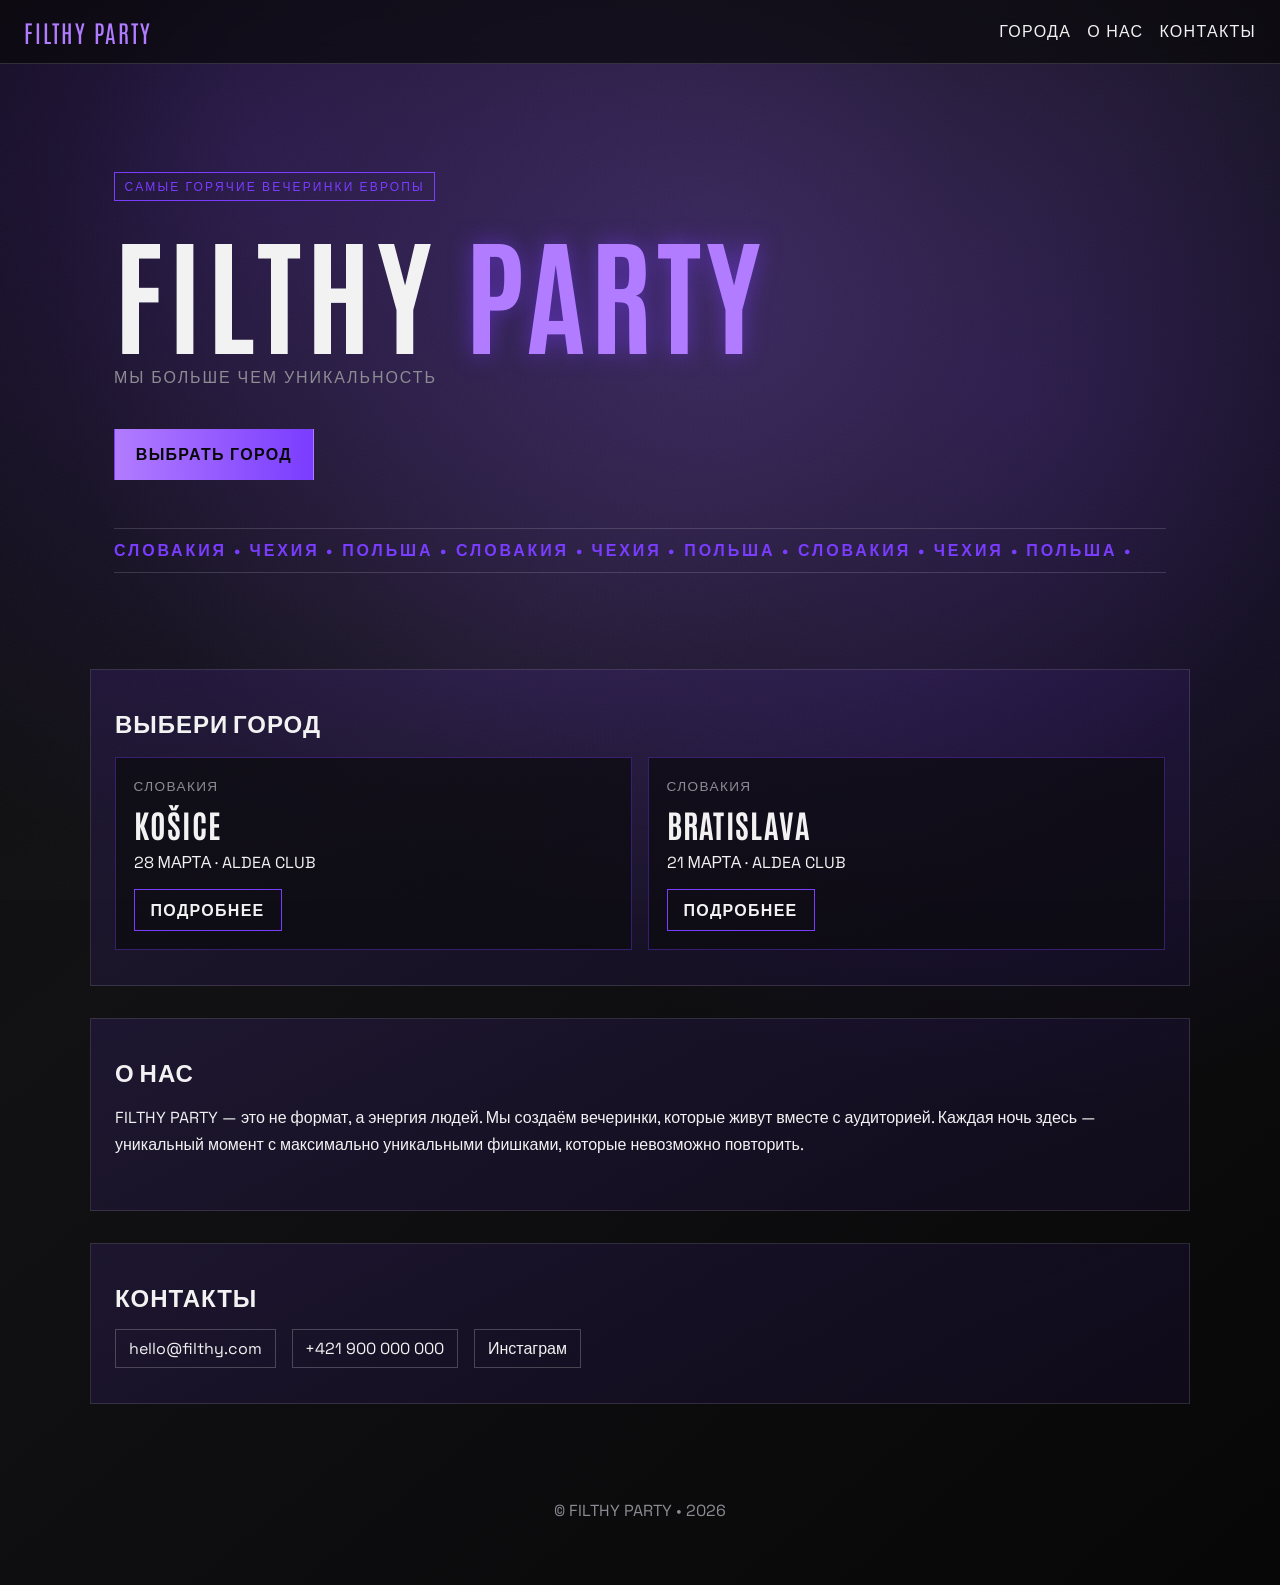
<file: index.html>
<!DOCTYPE html>
<html lang="ru">
<head>
  <meta charset="UTF-8" />
  <meta name="viewport" content="width=device-width, initial-scale=1.0" />
  <title>FILTHY PARTY</title>
  <meta name="description" content="FILTHY PARTY: серия вечеринок и детали событий." />
  <link rel="preconnect" href="https://fonts.googleapis.com" />
  <link rel="preconnect" href="https://fonts.gstatic.com" crossorigin />
  <link href="https://fonts.googleapis.com/css2?family=Antonio:wght@400;600;700&family=Space+Grotesk:wght@400;500;700&display=swap" rel="stylesheet" />
  <link rel="stylesheet" href="style.css" />
</head>
<body>
  <div class="noise" aria-hidden="true"></div>

  <header class="topbar">
    <a href="index.html" class="logo">FILTHY PARTY</a>
    <nav>
      <a href="#cities">Города</a>
      <a href="#manifest">О НАС</a>
      <a href="#contact">Контакты</a>
    </nav>
  </header>

  <main>
    <section class="hero reveal">
      <p class="stamp">САМЫЕ ГОРЯЧИЕ ВЕЧЕРИНКИ ЕВРОПЫ</p>
      <h1>
        FILTHY
        <span>PARTY</span>
      </h1>
      <p class="subtitle">МЫ БОЛЬШЕ ЧЕМ УНИКАЛЬНОСТЬ</p>
      <a href="#cities" class="cta">ВЫБРАТЬ ГОРОД</a>
      <div class="marquee" aria-hidden="true">
        <span>СЛОВАКИЯ • ЧЕХИЯ • ПОЛЬША • СЛОВАКИЯ • ЧЕХИЯ • ПОЛЬША • СЛОВАКИЯ • ЧЕХИЯ • ПОЛЬША • </span>
      </div>
    </section>

    <section id="cities" class="panel reveal">
      <h2>ВЫБЕРИ ГОРОД</h2>
      <div class="city-grid">
        <article class="city-card">
          <p class="city-meta">СЛОВАКИЯ</p>
          <h3>KOŠICE</h3>
          <p>28 МАРТА · ALDEA CLUB</p>
          <a href="cities/kosice.html" class="ghost-btn">ПОДРОБНЕЕ</a>
        </article>

        <article class="city-card">
          <p class="city-meta">СЛОВАКИЯ</p>
          <h3>BRATISLAVA</h3>
          <p>21 МАРТА · ALDEA CLUB</p>
          <a href="cities/bratislava.html" class="ghost-btn">ПОДРОБНЕЕ</a>
        </article>
      </div>
    </section>

    <section id="manifest" class="panel reveal">
      <h2>О НАС</h2>
      <p>
        FILTHY PARTY — это не формат, а энергия людей. Мы создаём вечеринки,
        которые живут вместе с аудиторией. Каждая ночь здесь — уникальный момент
        с максимально уникальными фишками, которые невозможно повторить.
      </p>
    </section>

    <section id="contact" class="panel reveal">
      <h2>КОНТАКТЫ</h2>
      <div class="contact-row">
        <a href="mailto:hello@filthy.com">hello@filthy.com</a>
        <a href="tel:+421900000000">+421 900 000 000</a>
        <a href="https://instagram.com" target="_blank" rel="noreferrer">Инстаграм</a>
      </div>
    </section>
  </main>

  <footer>
    <p>© FILTHY PARTY • 2026</p>
  </footer>

  <script src="script.js"></script>
</body>
</html>
</file>
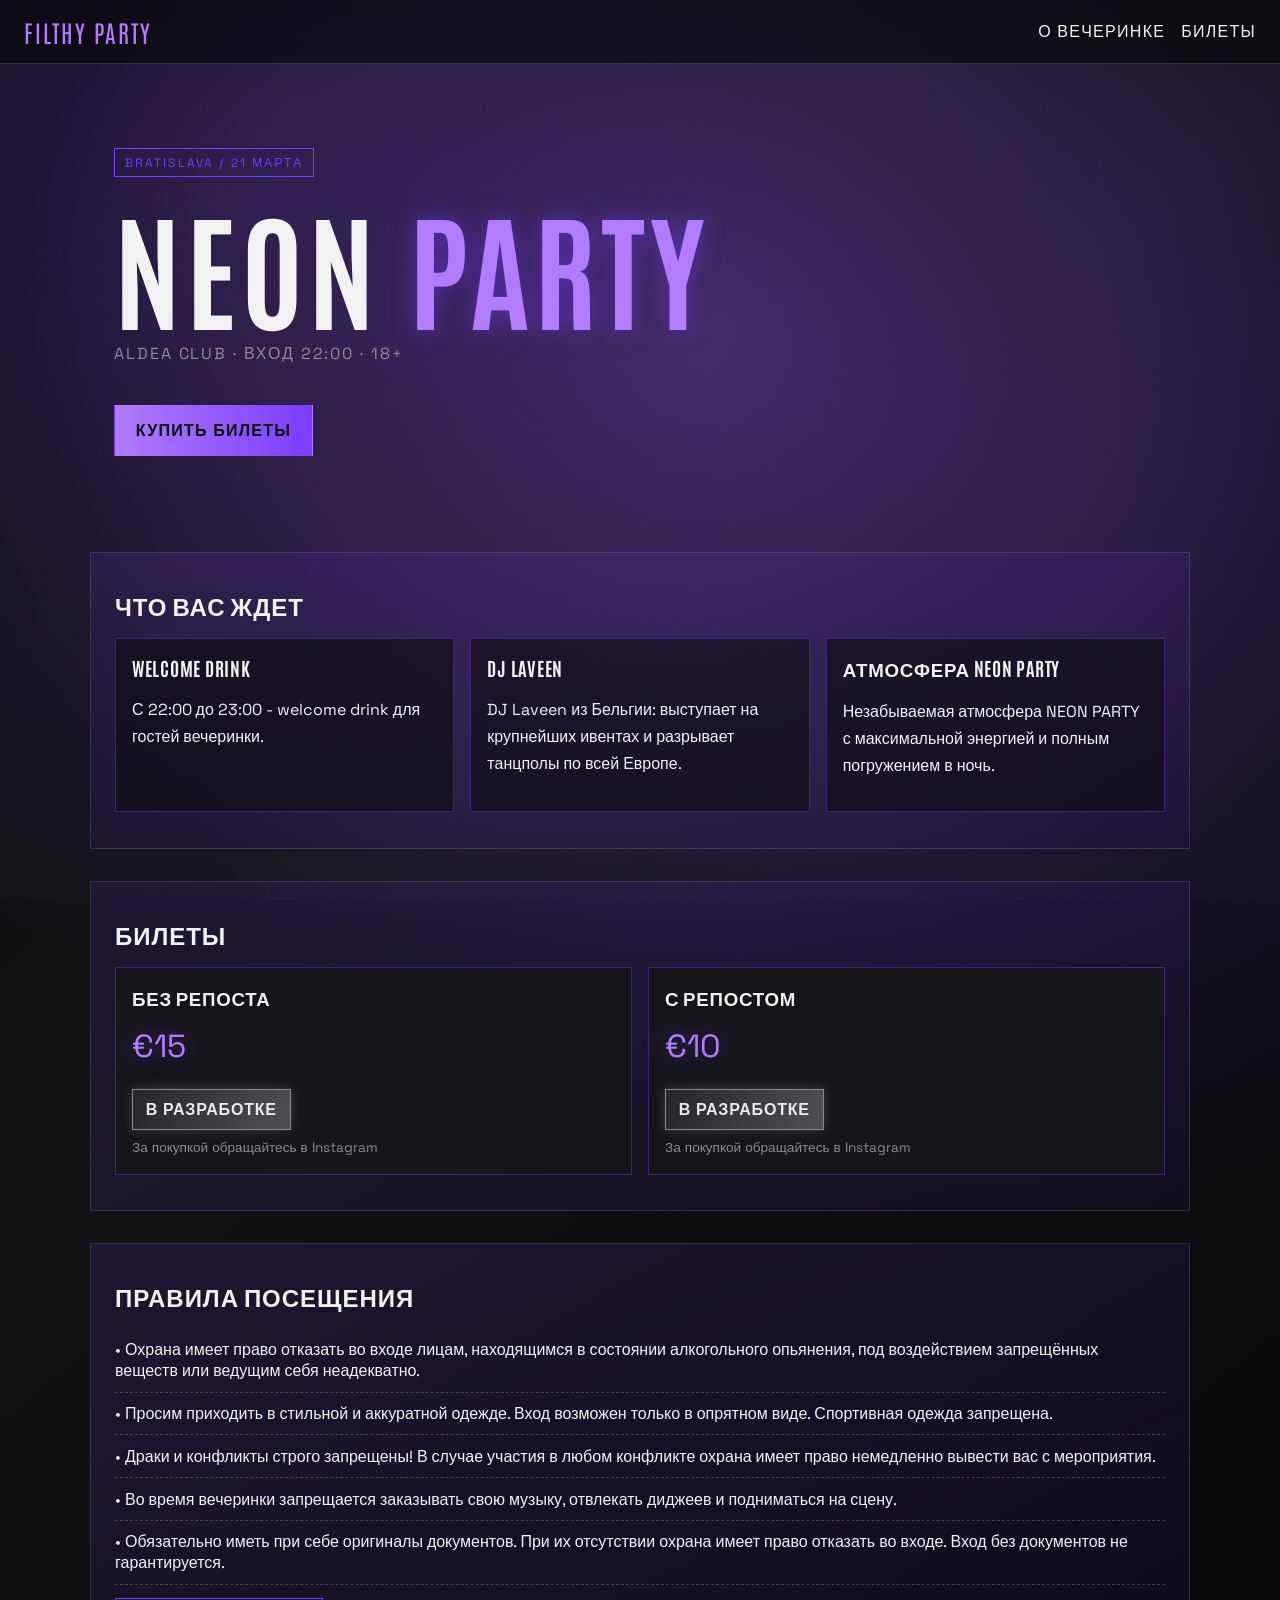
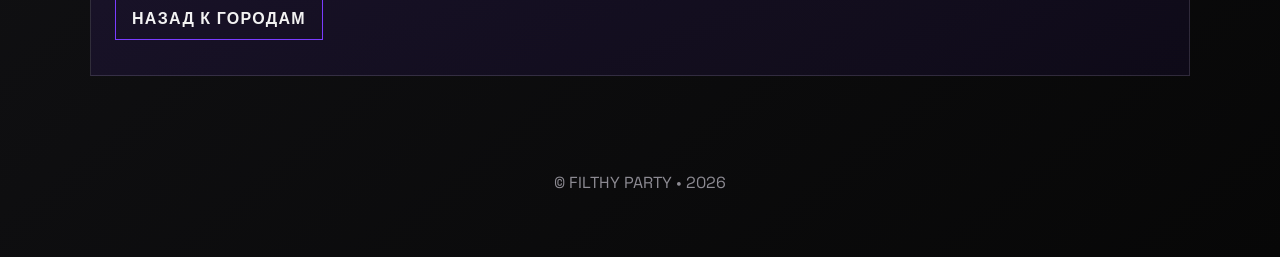
<file: cities/bratislava.html>
<!DOCTYPE html>
<html lang="ru">
<head>
  <meta charset="UTF-8" />
  <meta name="viewport" content="width=device-width, initial-scale=1.0" />
  <title>FILTHY PARTY</title>
  <meta name="description" content="FILTHY PARTY: NEON PARTY тематика, расписание и билеты." />
  <link rel="preconnect" href="https://fonts.googleapis.com" />
  <link rel="preconnect" href="https://fonts.gstatic.com" crossorigin />
  <link href="https://fonts.googleapis.com/css2?family=Antonio:wght@400;600;700&family=Space+Grotesk:wght@400;500;700&display=swap" rel="stylesheet" />
  <link rel="stylesheet" href="../style.css" />
</head>
<body>
  <div class="noise" aria-hidden="true"></div>

  <header class="topbar">
    <a href="../index.html" class="logo">FILTHY PARTY</a>
    <nav>
      <a href="#schedule">О ВЕЧЕРИНКЕ</a>
      <a href="#tickets">Билеты</a>
    </nav>
  </header>

  <main>
    <section class="hero event-hero reveal">
      <p class="stamp">BRATISLAVA / 21 МАРТА</p>
      <h1>NEON <span>PARTY</span></h1>
      <p class="subtitle">ALDEA CLUB · ВХОД 22:00 · 18+</p>
      <a class="cta" href="#tickets">КУПИТЬ БИЛЕТЫ</a>
    </section>

    <section id="schedule" class="panel reveal">
      <h2>ЧТО ВАС ЖДЕТ</h2>
      <div class="timeline">
        <article>
          <h3>WELCOME DRINK</h3>
          <p>С 22:00 до 23:00 - welcome drink для гостей вечеринки.</p>
        </article>
        <article>
          <h3>DJ LAVEEN</h3>
          <p>DJ Laveen из Бельгии: выступает на крупнейших ивентах и разрывает танцполы по всей Европе.</p>
        </article>
        <article>
          <h3>АТМОСФЕРА NEON PARTY</h3>
          <p>Незабываемая атмосфера NEON PARTY с максимальной энергией и полным погружением в ночь.</p>
        </article>
      </div>
    </section>

    <section id="tickets" class="panel reveal">
      <h2>БИЛЕТЫ</h2>
      <div class="ticket-grid">
        <article>
          <h3>БЕЗ РЕПОСТА</h3>
          <p>€15</p>
          <div class="ticket-bottom">
            <span class="ticket-status">В РАЗРАБОТКЕ</span>
            <small class="ticket-note">За покупкой обращайтесь в Instagram</small>
          </div>
        </article>
        <article>
          <h3>С РЕПОСТОМ</h3>
          <p>€10</p>
          <div class="ticket-bottom">
            <span class="ticket-status">В РАЗРАБОТКЕ</span>
            <small class="ticket-note">За покупкой обращайтесь в Instagram</small>
          </div>
        </article>
      </div>
    </section>

    <section class="panel reveal">
      <h2>ПРАВИЛА ПОСЕЩЕНИЯ</h2>
      <ul class="faq-list">
        <li>• Охрана имеет право отказать во входе лицам, находящимся в состоянии алкогольного опьянения, под воздействием запрещённых веществ или ведущим себя неадекватно.</li>
        <li>• Просим приходить в стильной и аккуратной одежде. Вход возможен только в опрятном виде. Спортивная одежда запрещена.</li>
        <li>• Драки и конфликты строго запрещены! В случае участия в любом конфликте охрана имеет право немедленно вывести вас с мероприятия.</li>
        <li>• Во время вечеринки запрещается заказывать свою музыку, отвлекать диджеев и подниматься на сцену.</li>
        <li>• Обязательно иметь при себе оригиналы документов. При их отсутствии охрана имеет право отказать во входе. Вход без документов не гарантируется.</li>
      </ul>
      <a class="ghost-btn" href="../index.html">НАЗАД К ГОРОДАМ</a>
    </section>
  </main>

  <footer>
    <p>© FILTHY PARTY • 2026</p>
  </footer>

  <script src="../script.js"></script>
</body>
</html>
</file>
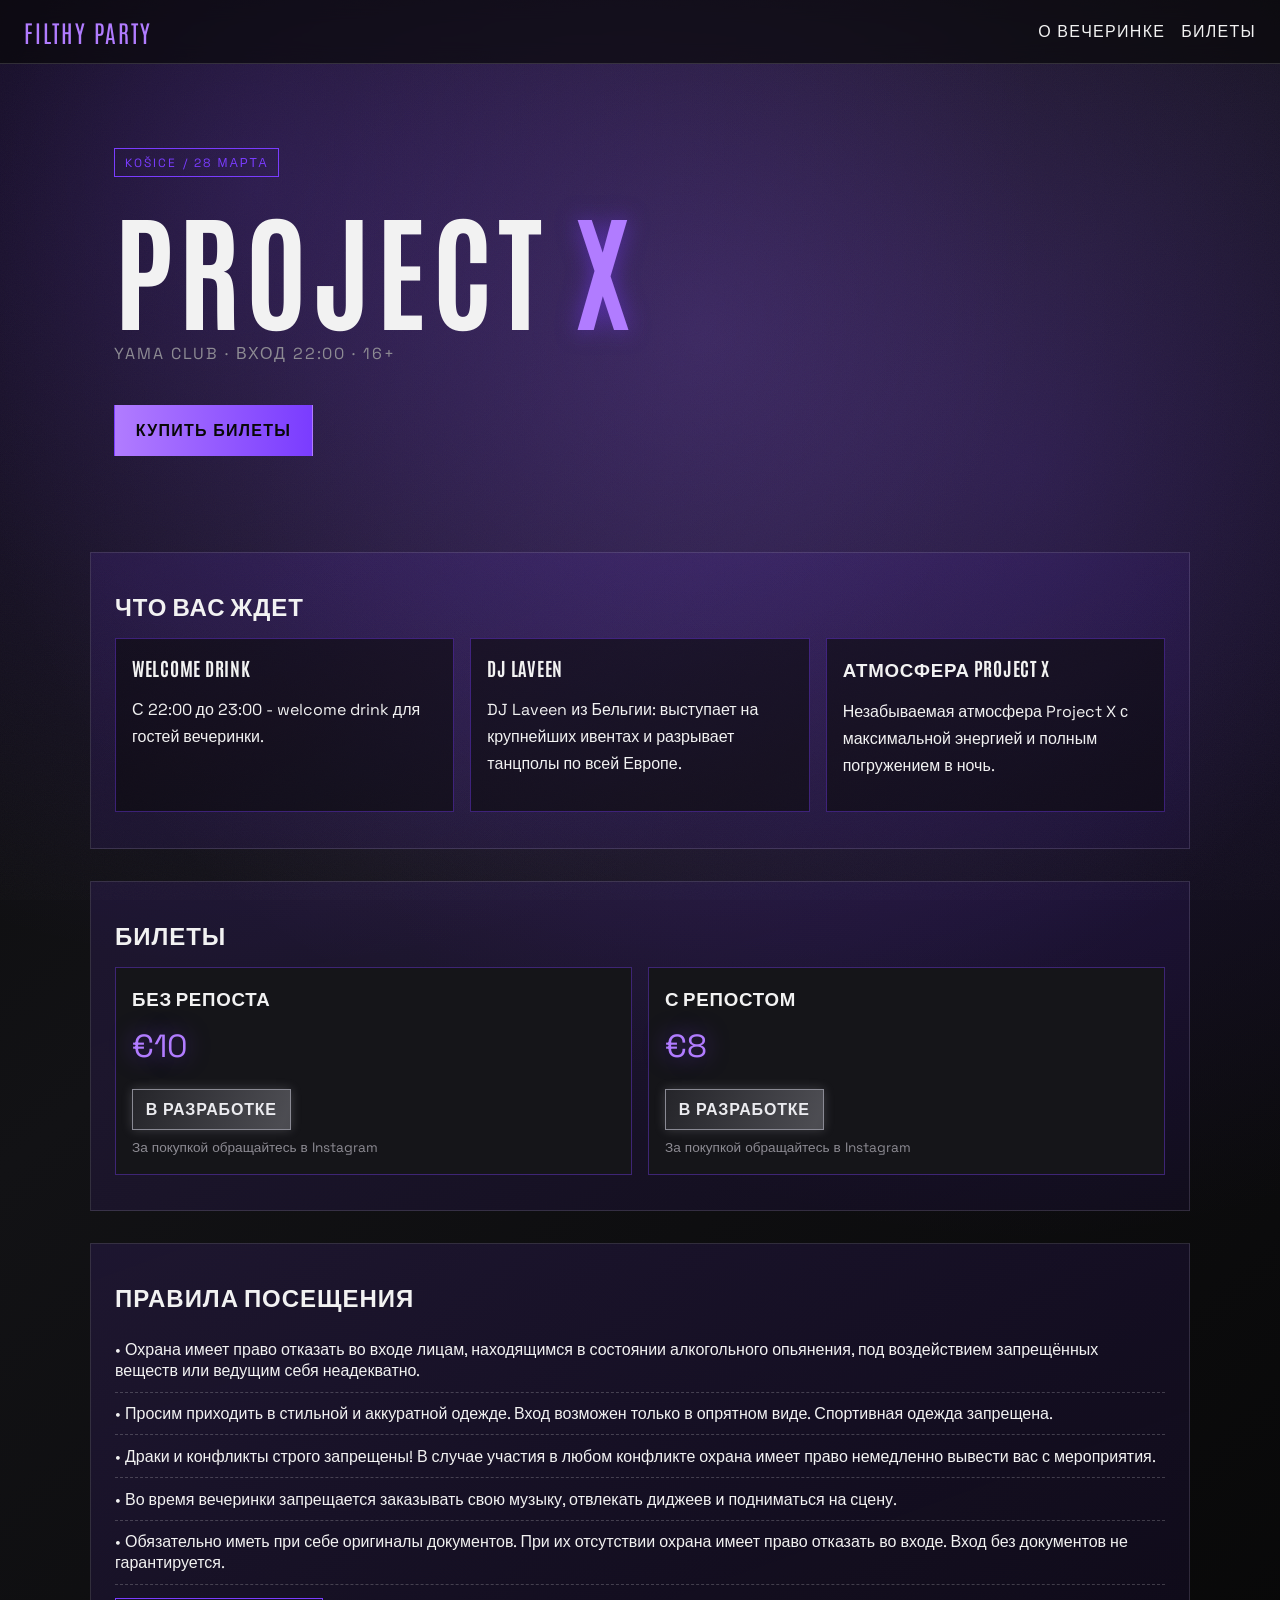
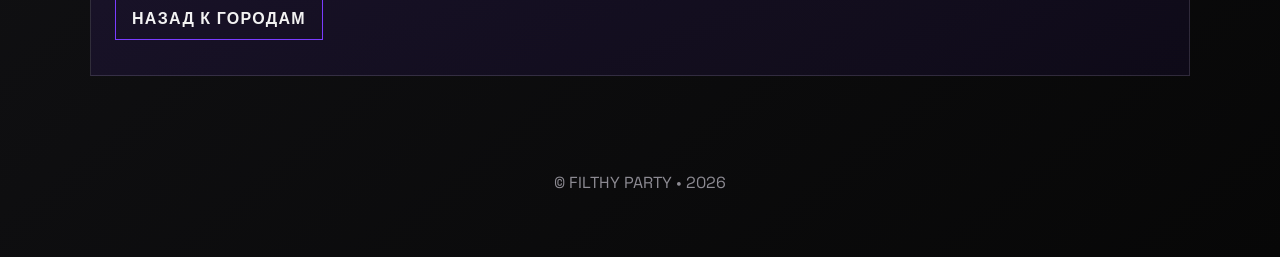
<file: cities/kosice.html>
<!DOCTYPE html>
<html lang="ru">
<head>
  <meta charset="UTF-8" />
  <meta name="viewport" content="width=device-width, initial-scale=1.0" />
  <title>FILTHY PARTY</title>
  <meta name="description" content="FILTHY PARTY: PROJECT X тематика, расписание и билеты." />
  <link rel="preconnect" href="https://fonts.googleapis.com" />
  <link rel="preconnect" href="https://fonts.gstatic.com" crossorigin />
  <link href="https://fonts.googleapis.com/css2?family=Antonio:wght@400;600;700&family=Space+Grotesk:wght@400;500;700&display=swap" rel="stylesheet" />
  <link rel="stylesheet" href="../style.css" />
</head>
<body>
  <div class="noise" aria-hidden="true"></div>

  <header class="topbar">
    <a href="../index.html" class="logo">FILTHY PARTY</a>
    <nav>
      <a href="#schedule">О ВЕЧЕРИНКЕ</a>
      <a href="#tickets">Билеты</a>
    </nav>
  </header>

  <main>
    <section class="hero event-hero reveal">
      <p class="stamp">KOŠICE / 28 МАРТА</p>
      <h1>PROJECT <span>X</span></h1>
      <p class="subtitle">YAMA CLUB · ВХОД 22:00 · 16+</p>
      <a class="cta" href="#tickets">КУПИТЬ БИЛЕТЫ</a>
    </section>

    <section id="schedule" class="panel reveal">
      <h2>ЧТО ВАС ЖДЕТ</h2>
      <div class="timeline">
        <article>
          <h3>WELCOME DRINK</h3>
          <p>С 22:00 до 23:00 - welcome drink для гостей вечеринки.</p>
        </article>
        <article>
          <h3>DJ LAVEEN</h3>
          <p>DJ Laveen из Бельгии: выступает на крупнейших ивентах и разрывает танцполы по всей Европе.</p>
        </article>
        <article>
          <h3>АТМОСФЕРА PROJECT X</h3>
          <p>Незабываемая атмосфера Project X с максимальной энергией и полным погружением в ночь.</p>
        </article>
      </div>
    </section>

    <section id="tickets" class="panel reveal">
      <h2>БИЛЕТЫ</h2>
      <div class="ticket-grid">
        <article>
          <h3>БЕЗ РЕПОСТА</h3>
          <p>€10</p>
          <div class="ticket-bottom">
            <span class="ticket-status">В РАЗРАБОТКЕ</span>
            <small class="ticket-note">За покупкой обращайтесь в Instagram</small>
          </div>
        </article>
        <article>
          <h3>С РЕПОСТОМ</h3>
          <p>€8</p>
          <div class="ticket-bottom">
            <span class="ticket-status">В РАЗРАБОТКЕ</span>
            <small class="ticket-note">За покупкой обращайтесь в Instagram</small>
          </div>
        </article>
      </div>
    </section>

    <section class="panel reveal">
      <h2>ПРАВИЛА ПОСЕЩЕНИЯ</h2>
      <ul class="faq-list">
        <li>• Охрана имеет право отказать во входе лицам, находящимся в состоянии алкогольного опьянения, под воздействием запрещённых веществ или ведущим себя неадекватно.</li>
        <li>• Просим приходить в стильной и аккуратной одежде. Вход возможен только в опрятном виде. Спортивная одежда запрещена.</li>
        <li>• Драки и конфликты строго запрещены! В случае участия в любом конфликте охрана имеет право немедленно вывести вас с мероприятия.</li>
        <li>• Во время вечеринки запрещается заказывать свою музыку, отвлекать диджеев и подниматься на сцену.</li>
        <li>• Обязательно иметь при себе оригиналы документов. При их отсутствии охрана имеет право отказать во входе. Вход без документов не гарантируется.</li>
      </ul>
      <a class="ghost-btn" href="../index.html">НАЗАД К ГОРОДАМ</a>
    </section>
  </main>

  <footer>
    <p>© FILTHY PARTY • 2026</p>
  </footer>

  <script src="../script.js"></script>
</body>
</html>
</file>
<file: style.css>
:root {
  --bg: #080808;
  --charcoal: #151519;
  --gray: #8d8b93;
  --violet: #7a3cff;
  --violet-soft: #b17cff;
  --violet-deep: #5320c9;
  --text: #f2f2f2;
}

* {
  box-sizing: border-box;
}

html,
body {
  margin: 0;
  padding: 0;
}

body {
  font-family: "Space Grotesk", sans-serif;
  background: radial-gradient(circle at 20% 10%, rgba(122, 60, 255, 0.22), transparent 40%),
              radial-gradient(circle at 55% 18%, rgba(177, 124, 255, 0.2), transparent 44%),
              radial-gradient(circle at 80% 25%, rgba(83, 32, 201, 0.22), transparent 45%),
              linear-gradient(140deg, #090909 0%, #121215 40%, #070707 100%);
  color: var(--text);
  min-height: 100vh;
  overflow-x: hidden;
}

.noise {
  position: fixed;
  inset: 0;
  pointer-events: none;
  opacity: 0.05;
  z-index: -1;
  background-image: url("data:image/svg+xml,%3Csvg xmlns='http://www.w3.org/2000/svg' width='140' height='140' viewBox='0 0 140 140'%3E%3Cfilter id='n'%3E%3CfeTurbulence type='fractalNoise' baseFrequency='.9' numOctaves='2' stitchTiles='stitch'/%3E%3C/filter%3E%3Crect width='140' height='140' filter='url(%23n)' opacity='.6'/%3E%3C/svg%3E");
}

.topbar {
  display: flex;
  justify-content: space-between;
  align-items: center;
  padding: 1rem 1.5rem;
  border-bottom: 1px solid rgba(255, 255, 255, 0.15);
  position: sticky;
  top: 0;
  backdrop-filter: blur(10px);
  background: rgba(8, 8, 8, 0.68);
  z-index: 10;
}

.logo,
nav a {
  color: var(--text);
  text-decoration: none;
  letter-spacing: 0.08em;
  text-transform: uppercase;
}

.logo {
  font-family: "Antonio", sans-serif;
  font-size: 1.5rem;
  color: var(--violet-soft);
}

nav {
  display: flex;
  gap: 1rem;
}

nav a:hover,
.contact-row a:hover {
  color: var(--violet);
}

main {
  padding-bottom: 1rem;
}

.hero {
  padding: 6rem 1.5rem 4rem;
  max-width: 1100px;
  margin: 0 auto;
}

.event-hero {
  padding-top: 4.5rem;
}

.stamp {
  display: inline-block;
  padding: 0.35rem 0.6rem;
  border: 1px solid var(--violet);
  color: var(--violet);
  font-size: 0.75rem;
  letter-spacing: 0.18em;
}

h1,
h2,
h3 {
  font-family: "Antonio", sans-serif;
  letter-spacing: 0.04em;
  margin: 0;
}

h1 {
  font-size: clamp(3rem, 10vw, 8rem);
  line-height: 0.95;
  margin: 1rem 0;
}

h1 span,
.ticket-grid p,
.event-list span {
  color: var(--violet-soft);
  text-shadow: 0 0 22px rgba(122, 60, 255, 0.5);
}

.subtitle {
  color: var(--gray);
  letter-spacing: 0.12em;
  text-transform: uppercase;
}

.cta,
.ghost-btn {
  display: inline-block;
  text-decoration: none;
  font-weight: 700;
  letter-spacing: 0.08em;
  text-transform: uppercase;
  transition: transform 0.2s ease, filter 0.2s ease, background 0.2s ease;
}

.cta {
  margin-top: 1.6rem;
  color: var(--bg);
  background: linear-gradient(90deg, var(--violet-soft), var(--violet));
  padding: 0.85rem 1.3rem;
  border: 1px solid transparent;
}

.ghost-btn {
  margin-top: 0.8rem;
  color: var(--text);
  border: 1px solid var(--violet);
  padding: 0.6rem 1rem;
  background: transparent;
}

.cta:hover,
.ghost-btn:hover,
.ticket-grid button:hover,
.ticket-grid .ticket-btn:hover {
  transform: translateY(-2px) scale(1.02);
  filter: brightness(1.06);
}

.ghost-btn:hover,
.ticket-grid button:hover,
.ticket-grid .ticket-btn:hover {
  background: var(--violet);
}

.marquee {
  margin-top: 3rem;
  overflow: hidden;
  border-top: 1px solid rgba(255, 255, 255, 0.15);
  border-bottom: 1px solid rgba(255, 255, 255, 0.15);
  padding: 0.7rem 0;
}

.marquee span {
  display: inline-block;
  white-space: nowrap;
  color: var(--violet);
  font-weight: 700;
  letter-spacing: 0.18em;
  animation: move 16s linear infinite;
}

@keyframes move {
  from { transform: translateX(0); }
  to { transform: translateX(-50%); }
}

.panel {
  max-width: 1100px;
  margin: 2rem auto;
  padding: 2.2rem 1.5rem;
  border: 1px solid rgba(255, 255, 255, 0.12);
  background: linear-gradient(160deg, rgba(122, 60, 255, 0.12), rgba(83, 32, 201, 0.08));
}

.panel p {
  line-height: 1.7;
}

.city-grid {
  margin-top: 1.1rem;
  display: grid;
  gap: 1rem;
  grid-template-columns: repeat(auto-fit, minmax(260px, 1fr));
}

.city-card {
  border: 1px solid rgba(122, 60, 255, 0.38);
  padding: 1.1rem;
  background: rgba(11, 11, 14, 0.7);
}

.city-card h3 {
  font-size: 2rem;
  margin: 0.3rem 0;
}

.city-card p {
  margin: 0;
}

.city-meta {
  color: var(--gray);
  letter-spacing: 0.1em;
  font-size: 0.85rem;
  text-transform: uppercase;
}

.event-list,
.faq-list {
  list-style: none;
  margin: 1rem 0 0;
  padding: 0;
}

.event-list li,
.faq-list li {
  display: flex;
  gap: 1rem;
  align-items: baseline;
  padding: 0.65rem 0;
  border-bottom: 1px dashed rgba(255, 255, 255, 0.2);
}

.event-list span {
  min-width: 3.6rem;
}

.timeline {
  display: grid;
  grid-template-columns: repeat(auto-fit, minmax(220px, 1fr));
  gap: 1rem;
  margin-top: 1rem;
}

.timeline article {
  border: 1px solid rgba(122, 60, 255, 0.4);
  background: rgba(10, 10, 10, 0.6);
  padding: 1rem;
}

.ticket-grid {
  margin-top: 1rem;
  display: grid;
  gap: 1rem;
  grid-template-columns: repeat(auto-fit, minmax(190px, 1fr));
}

.ticket-grid article {
  background: var(--charcoal);
  border: 1px solid rgba(122, 60, 255, 0.4);
  padding: 1rem;
}

.ticket-grid p {
  font-size: 2rem;
  margin: 0.5rem 0;
}

.ticket-grid button,
.ticket-grid .ticket-btn {
  border: 1px solid var(--violet);
  background: transparent;
  color: var(--text);
  padding: 0.55rem 0.8rem;
  font-weight: 700;
  letter-spacing: 0.05em;
  cursor: pointer;
  text-decoration: none;
  display: inline-block;
  text-transform: uppercase;
}

.ticket-status {
  border: 1px solid #8a8a94;
  color: #ebebef;
  padding: 0.55rem 0.8rem;
  font-weight: 700;
  letter-spacing: 0.05em;
  display: inline-block;
  text-transform: uppercase;
  cursor: default;
  background: linear-gradient(110deg, rgba(120,120,130,0.16) 0%, rgba(220,220,230,0.28) 45%, rgba(125,125,135,0.16) 100%);
  background-size: 220% 100%;
  animation: ticket-shimmer 3.2s linear infinite;
  box-shadow: 0 0 10px rgba(188, 188, 198, 0.24);
}

@keyframes ticket-shimmer {
  0% { background-position: 0% 50%; }
  100% { background-position: 220% 50%; }
}

.ticket-bottom {
  margin-top: 1rem;
}

.ticket-note {
  display: block;
  margin-top: 0.55rem;
  color: var(--gray);
  font-size: 0.85rem;
  line-height: 1.4;
}

.contact-row {
  margin-top: 1rem;
  display: flex;
  gap: 1rem;
  flex-wrap: wrap;
}

.contact-row a {
  color: var(--text);
  text-decoration: none;
  border: 1px solid rgba(255, 255, 255, 0.22);
  padding: 0.5rem 0.8rem;
}

footer {
  text-align: center;
  color: var(--gray);
  padding: 2rem 1rem 3rem;
}

.reveal {
  opacity: 0;
  transform: translateY(24px);
  transition: opacity 0.55s ease, transform 0.55s ease;
}

.reveal.show {
  opacity: 1;
  transform: translateY(0);
}

@media (max-width: 760px) {
  .topbar {
    flex-direction: column;
    gap: 0.7rem;
  }

  nav {
    flex-wrap: wrap;
    justify-content: center;
  }

  h1 {
    line-height: 1;
  }

  .event-list li,
  .faq-list li {
    flex-direction: column;
    gap: 0.2rem;
  }
}
</file>
